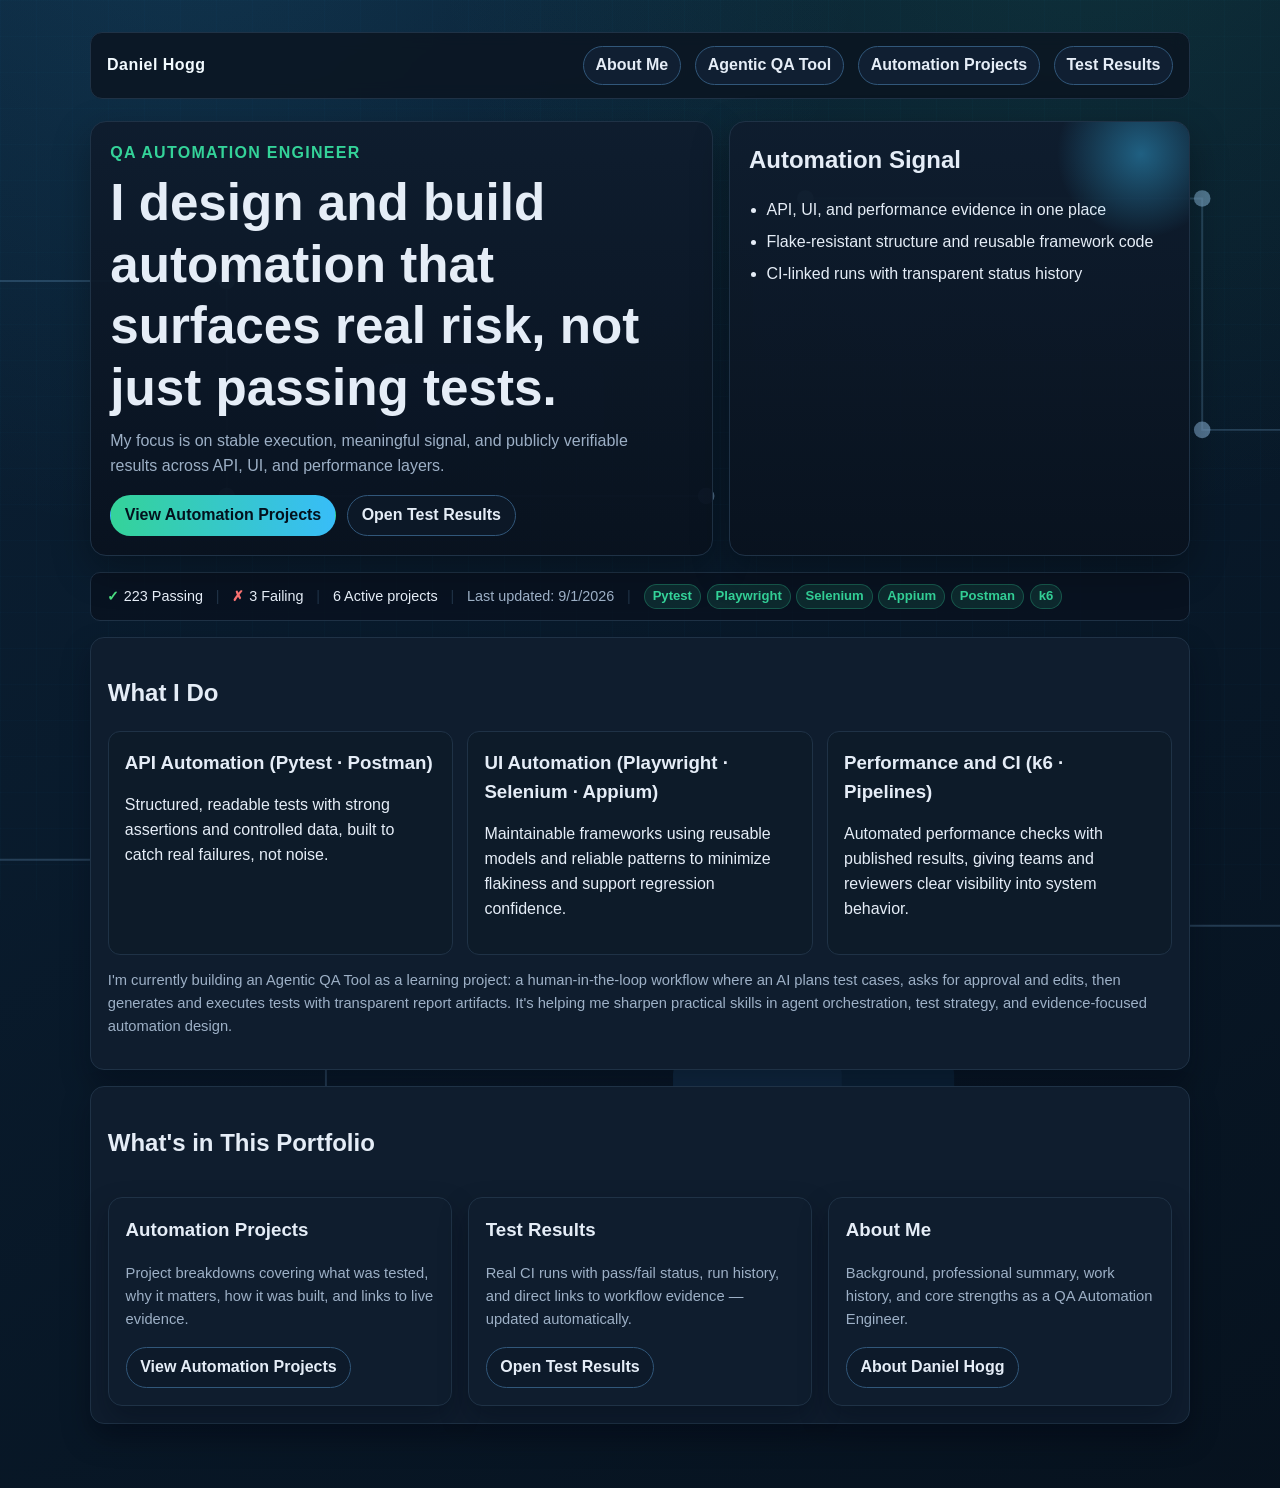
<file: index.html>
<!doctype html>
<html lang="en">
<head>
  <meta charset="utf-8">
  <meta name="viewport" content="width=device-width, initial-scale=1">
  <title>Daniel Hogg | QA Automation Portfolio</title>
  <link rel="stylesheet" href="assets/styles.css">
</head>
<body>
  <div class="bg-grid" aria-hidden="true"></div>
  <main class="shell">
    <nav class="top-nav" aria-label="Primary">
      <a class="brand" href="index.html">Daniel Hogg</a>
      <div class="top-nav-links">
        <a href="about.html">About Me</a>
        <a href="agentic-qa-tool.html">Agentic QA Tool</a>
        <a href="portfolio.html">Automation Projects</a>
        <a href="dashboard.html">Test Results</a>
      </div>
    </nav>

    <header class="hero hero-home">
      <div class="hero-copy">
        <p class="kicker">QA Automation Engineer</p>
        <h1>I design and build automation that surfaces real risk, not just passing tests.</h1>
        <p class="lede">
          My focus is on stable execution, meaningful signal, and publicly verifiable results
          across API, UI, and performance layers.
        </p>
        <div class="cta-row">
          <a class="btn btn-primary" href="portfolio.html">View Automation Projects</a>
          <a class="btn btn-outline" href="dashboard.html">Open Test Results</a>
        </div>
      </div>
      <aside class="hero-graphic" aria-label="QA signal panel">
        <h2>Automation Signal</h2>
        <ul>
          <li>API, UI, and performance evidence in one place</li>
          <li>Flake-resistant structure and reusable framework code</li>
          <li>CI-linked runs with transparent status history</li>
        </ul>
      </aside>
    </header>

    <div id="proof-strip" class="proof-strip" aria-label="Live automation summary"></div>

    <section class="panel">
      <h2>What I Do</h2>
      <div class="highlights">
        <article class="highlight-card">
          <h3>API Automation (Pytest · Postman)</h3>
          <p>Structured, readable tests with strong assertions and controlled data, built to catch real failures, not noise.</p>
        </article>
        <article class="highlight-card">
          <h3>UI Automation (Playwright · Selenium · Appium)</h3>
          <p>Maintainable frameworks using reusable models and reliable patterns to minimize flakiness and support regression confidence.</p>
        </article>
        <article class="highlight-card">
          <h3>Performance and CI (k6 · Pipelines)</h3>
          <p>Automated performance checks with published results, giving teams and reviewers clear visibility into system behavior.</p>
        </article>
      </div>
      <p class="muted">
        I'm currently building an Agentic QA Tool as a learning project: a human-in-the-loop workflow
        where an AI plans test cases, asks for approval and edits, then generates and executes tests with
        transparent report artifacts. It's helping me sharpen practical skills in agent orchestration,
        test strategy, and evidence-focused automation design.
      </p>
    </section>

    <section class="panel">
      <h2>What's in This Portfolio</h2>
      <div class="cards">
        <article class="card">
          <h3>Automation Projects</h3>
          <p class="muted">Project breakdowns covering what was tested, why it matters, how it was built, and links to live evidence.</p>
          <div class="link-row">
            <a href="portfolio.html">View Automation Projects</a>
          </div>
        </article>
        <article class="card">
          <h3>Test Results</h3>
          <p class="muted">Real CI runs with pass/fail status, run history, and direct links to workflow evidence — updated automatically.</p>
          <div class="link-row">
            <a href="dashboard.html">Open Test Results</a>
          </div>
        </article>
        <article class="card">
          <h3>About Me</h3>
          <p class="muted">Background, professional summary, work history, and core strengths as a QA Automation Engineer.</p>
          <div class="link-row">
            <a href="about.html">About Daniel Hogg</a>
          </div>
        </article>
      </div>
    </section>
  </main>
  <script src="assets/app.js"></script>
</body>
</html>
</file>
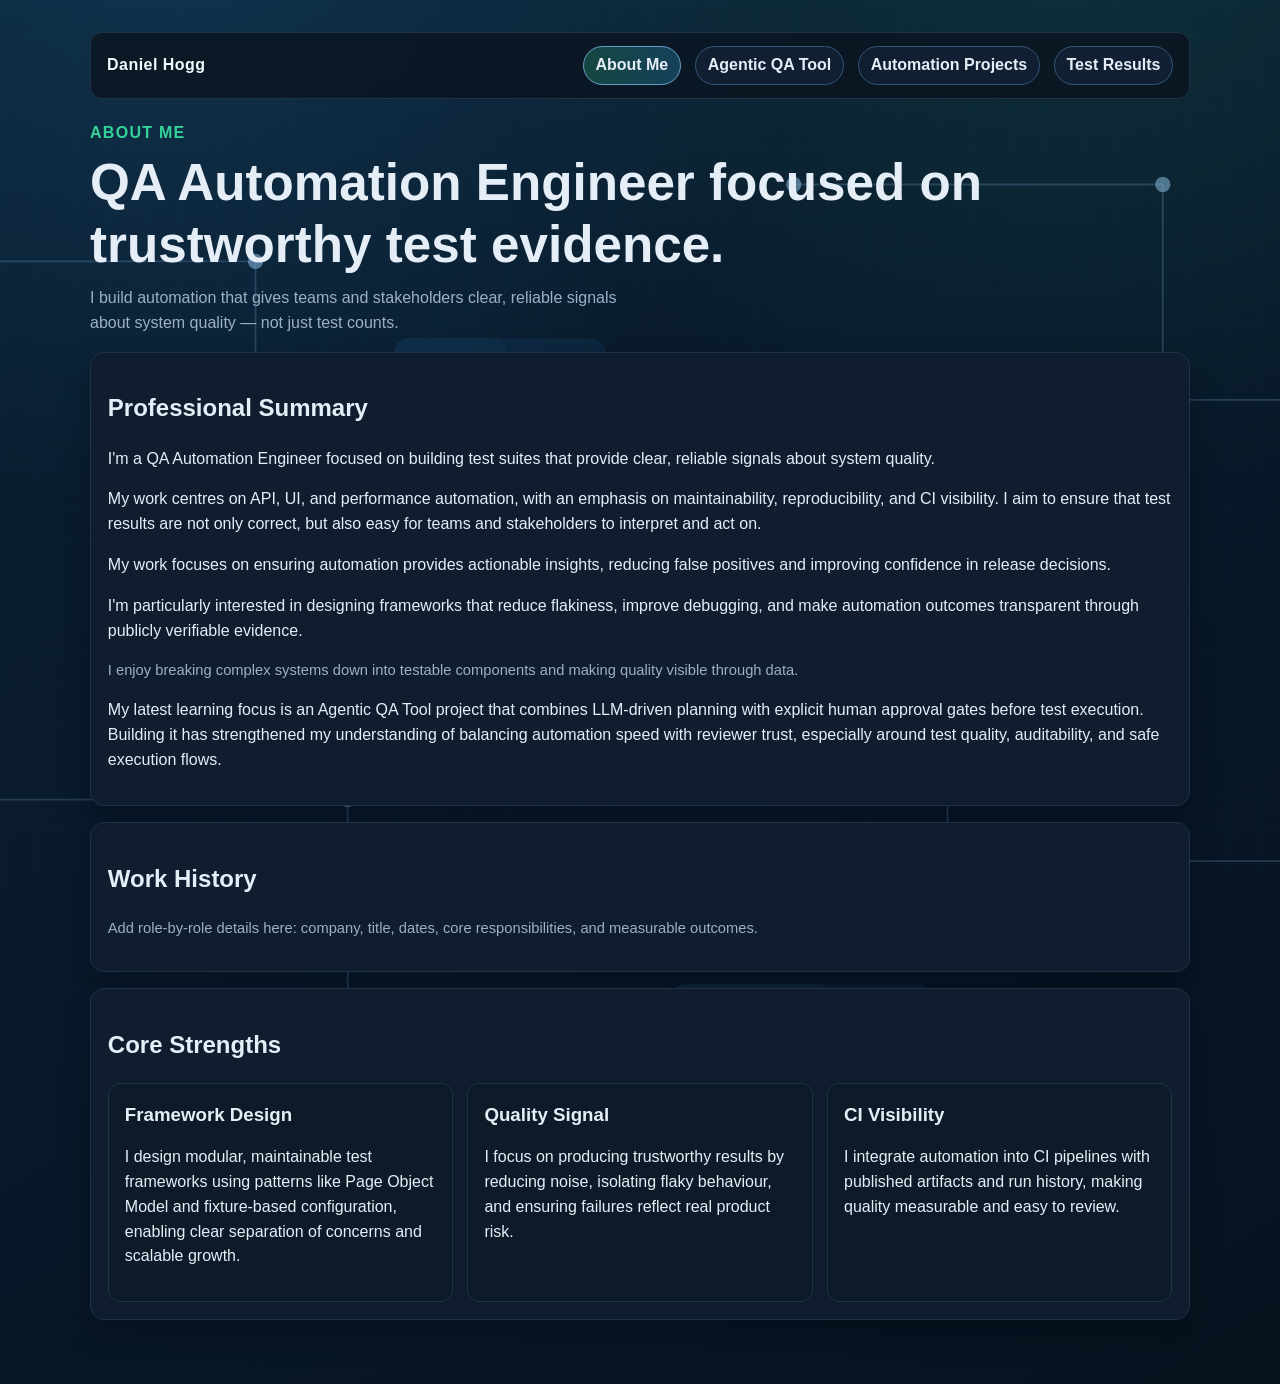
<file: about.html>
<!doctype html>
<html lang="en">
<head>
  <meta charset="utf-8">
  <meta name="viewport" content="width=device-width, initial-scale=1">
  <title>About Me | Daniel Hogg</title>
  <link rel="stylesheet" href="assets/styles.css">
</head>
<body>
  <div class="bg-grid" aria-hidden="true"></div>
  <main class="shell">
    <nav class="top-nav" aria-label="Primary">
      <a class="brand" href="index.html">Daniel Hogg</a>
      <div class="top-nav-links">
        <a href="about.html" aria-current="page">About Me</a>
        <a href="agentic-qa-tool.html">Agentic QA Tool</a>
        <a href="portfolio.html">Automation Projects</a>
        <a href="dashboard.html">Test Results</a>
      </div>
    </nav>

    <header class="hero">
      <p class="kicker">About Me</p>
      <h1>QA Automation Engineer focused on trustworthy test evidence.</h1>
      <p class="lede">
        I build automation that gives teams and stakeholders clear, reliable signals about system quality —
        not just test counts.
      </p>
    </header>

    <section class="panel">
      <h2>Professional Summary</h2>
      <p>I'm a QA Automation Engineer focused on building test suites that provide clear, reliable signals about system quality.</p>
      <p>My work centres on API, UI, and performance automation, with an emphasis on maintainability, reproducibility, and CI visibility. I aim to ensure that test results are not only correct, but also easy for teams and stakeholders to interpret and act on.</p>
      <p>My work focuses on ensuring automation provides actionable insights, reducing false positives and improving confidence in release decisions.</p>
      <p>I'm particularly interested in designing frameworks that reduce flakiness, improve debugging, and make automation outcomes transparent through publicly verifiable evidence.</p>
      <p class="muted">I enjoy breaking complex systems down into testable components and making quality visible through data.</p>
      <p>
        My latest learning focus is an Agentic QA Tool project that combines LLM-driven planning with
        explicit human approval gates before test execution. Building it has strengthened my understanding
        of balancing automation speed with reviewer trust, especially around test quality, auditability,
        and safe execution flows.
      </p>
    </section>

    <section class="panel">
      <h2>Work History</h2>
      <p class="muted">Add role-by-role details here: company, title, dates, core responsibilities, and measurable outcomes.</p>
    </section>

    <section class="panel">
      <h2>Core Strengths</h2>
      <div class="highlights">
        <article class="highlight-card">
          <h3>Framework Design</h3>
          <p>I design modular, maintainable test frameworks using patterns like Page Object Model and fixture-based configuration, enabling clear separation of concerns and scalable growth.</p>
        </article>
        <article class="highlight-card">
          <h3>Quality Signal</h3>
          <p>I focus on producing trustworthy results by reducing noise, isolating flaky behaviour, and ensuring failures reflect real product risk.</p>
        </article>
        <article class="highlight-card">
          <h3>CI Visibility</h3>
          <p>I integrate automation into CI pipelines with published artifacts and run history, making quality measurable and easy to review.</p>
        </article>
      </div>
    </section>
  </main>
</body>
</html>
</file>
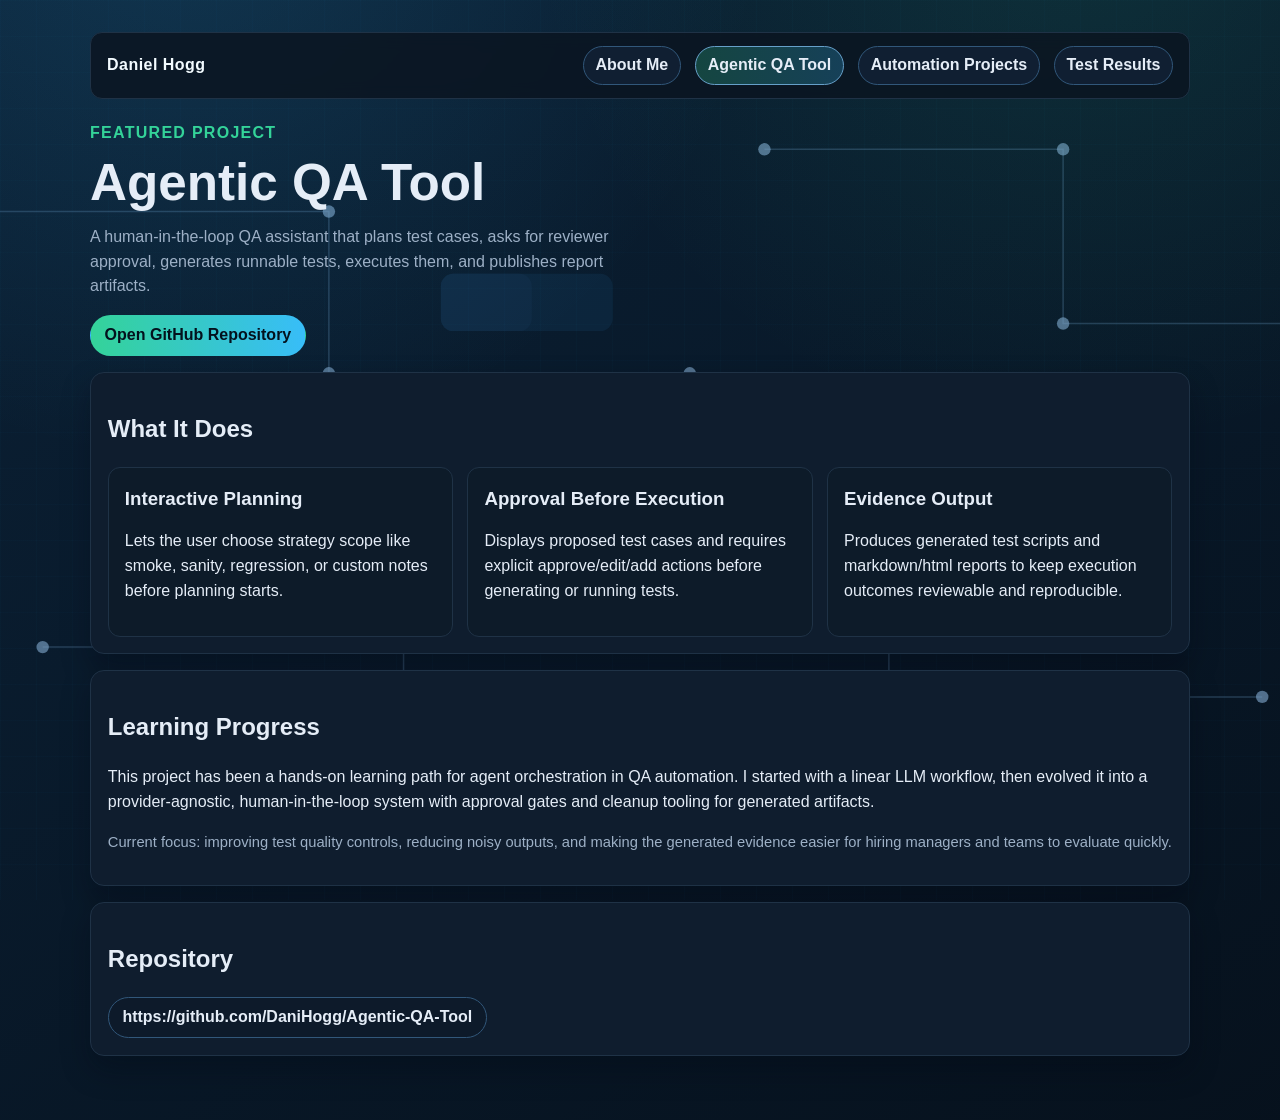
<file: agentic-qa-tool.html>
<!doctype html>
<html lang="en">
<head>
  <meta charset="utf-8">
  <meta name="viewport" content="width=device-width, initial-scale=1">
  <title>Agentic QA Tool | Daniel Hogg</title>
  <link rel="stylesheet" href="assets/styles.css">
</head>
<body>
  <div class="bg-grid" aria-hidden="true"></div>
  <main class="shell">
    <nav class="top-nav" aria-label="Primary">
      <a class="brand" href="index.html">Daniel Hogg</a>
      <div class="top-nav-links">
        <a href="about.html">About Me</a>
        <a href="agentic-qa-tool.html" aria-current="page">Agentic QA Tool</a>
        <a href="portfolio.html">Automation Projects</a>
        <a href="dashboard.html">Test Results</a>
      </div>
    </nav>

    <header class="hero">
      <p class="kicker">Featured Project</p>
      <h1>Agentic QA Tool</h1>
      <p class="lede">
        A human-in-the-loop QA assistant that plans test cases, asks for reviewer approval,
        generates runnable tests, executes them, and publishes report artifacts.
      </p>
      <div class="cta-row">
        <a class="btn btn-primary" href="https://github.com/DaniHogg/Agentic-QA-Tool" target="_blank" rel="noopener noreferrer">Open GitHub Repository</a>
      </div>
    </header>

    <section class="panel">
      <h2>What It Does</h2>
      <div class="highlights">
        <article class="highlight-card">
          <h3>Interactive Planning</h3>
          <p>Lets the user choose strategy scope like smoke, sanity, regression, or custom notes before planning starts.</p>
        </article>
        <article class="highlight-card">
          <h3>Approval Before Execution</h3>
          <p>Displays proposed test cases and requires explicit approve/edit/add actions before generating or running tests.</p>
        </article>
        <article class="highlight-card">
          <h3>Evidence Output</h3>
          <p>Produces generated test scripts and markdown/html reports to keep execution outcomes reviewable and reproducible.</p>
        </article>
      </div>
    </section>

    <section class="panel">
      <h2>Learning Progress</h2>
      <p>
        This project has been a hands-on learning path for agent orchestration in QA automation. I started with
        a linear LLM workflow, then evolved it into a provider-agnostic, human-in-the-loop system with approval
        gates and cleanup tooling for generated artifacts.
      </p>
      <p class="muted">
        Current focus: improving test quality controls, reducing noisy outputs, and making the generated evidence
        easier for hiring managers and teams to evaluate quickly.
      </p>
    </section>

    <section class="panel">
      <h2>Repository</h2>
      <div class="link-row">
        <a href="https://github.com/DaniHogg/Agentic-QA-Tool" target="_blank" rel="noopener noreferrer">https://github.com/DaniHogg/Agentic-QA-Tool</a>
      </div>
    </section>
  </main>
</body>
</html>
</file>
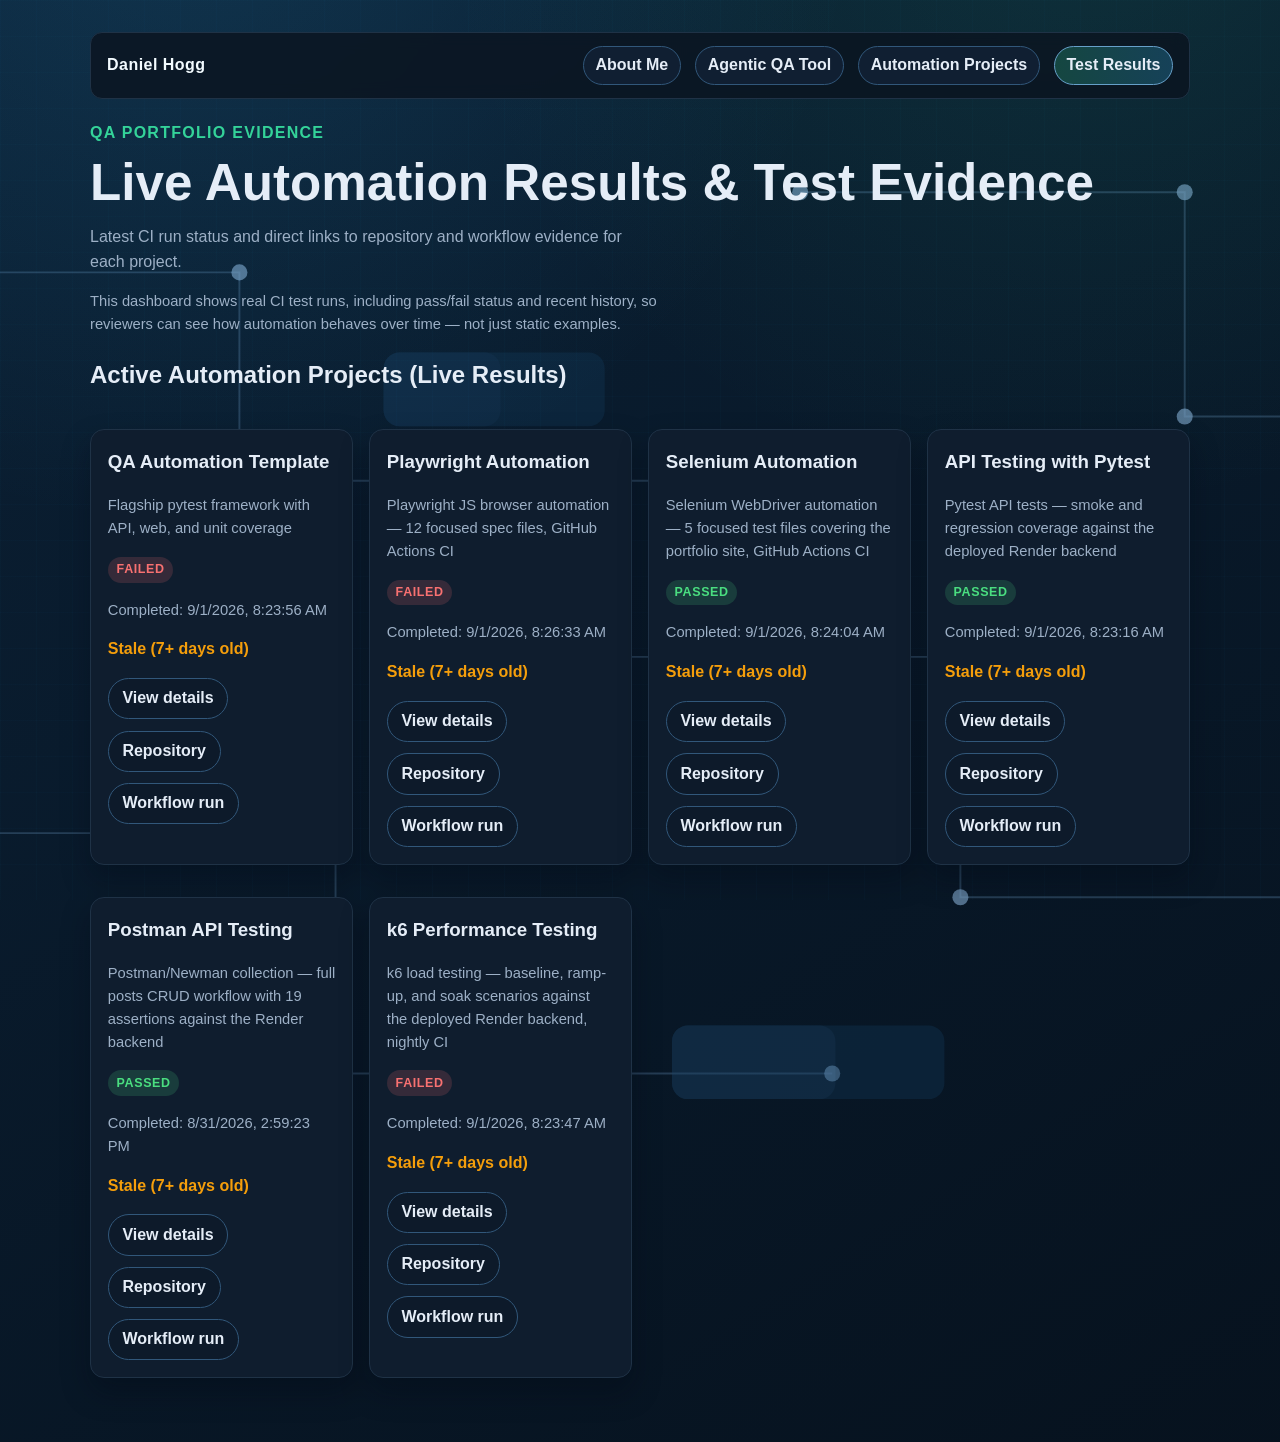
<file: dashboard.html>
<!doctype html>
<html lang="en">
<head>
  <meta charset="utf-8">
  <meta name="viewport" content="width=device-width, initial-scale=1">
  <title>Live Automation Results & Test Evidence | Daniel Hogg</title>
  <link rel="stylesheet" href="assets/styles.css">
</head>
<body>
  <div class="bg-grid"></div>
  <main class="shell">
    <nav class="top-nav" aria-label="Primary">
      <a class="brand" href="index.html">Daniel Hogg</a>
      <div class="top-nav-links">
        <a href="about.html">About Me</a>
        <a href="agentic-qa-tool.html">Agentic QA Tool</a>
        <a href="portfolio.html">Automation Projects</a>
        <a href="dashboard.html" aria-current="page">Test Results</a>
      </div>
    </nav>
    <header class="hero">
      <p class="kicker">QA Portfolio Evidence</p>
      <h1>Live Automation Results &amp; Test Evidence</h1>
      <p class="lede">Latest CI run status and direct links to repository and workflow evidence for each project.</p>
      <p class="dashboard-context">This dashboard shows real CI test runs, including pass/fail status and recent history, so reviewers can see how automation behaves over time — not just static examples.</p>
    </header>

    <section>
      <h2>Active Automation Projects (Live Results)</h2>
      <div id="project-cards" class="cards"></div>
    </section>
  </main>
  <script src="assets/app.js"></script>
</body>
</html>
</file>
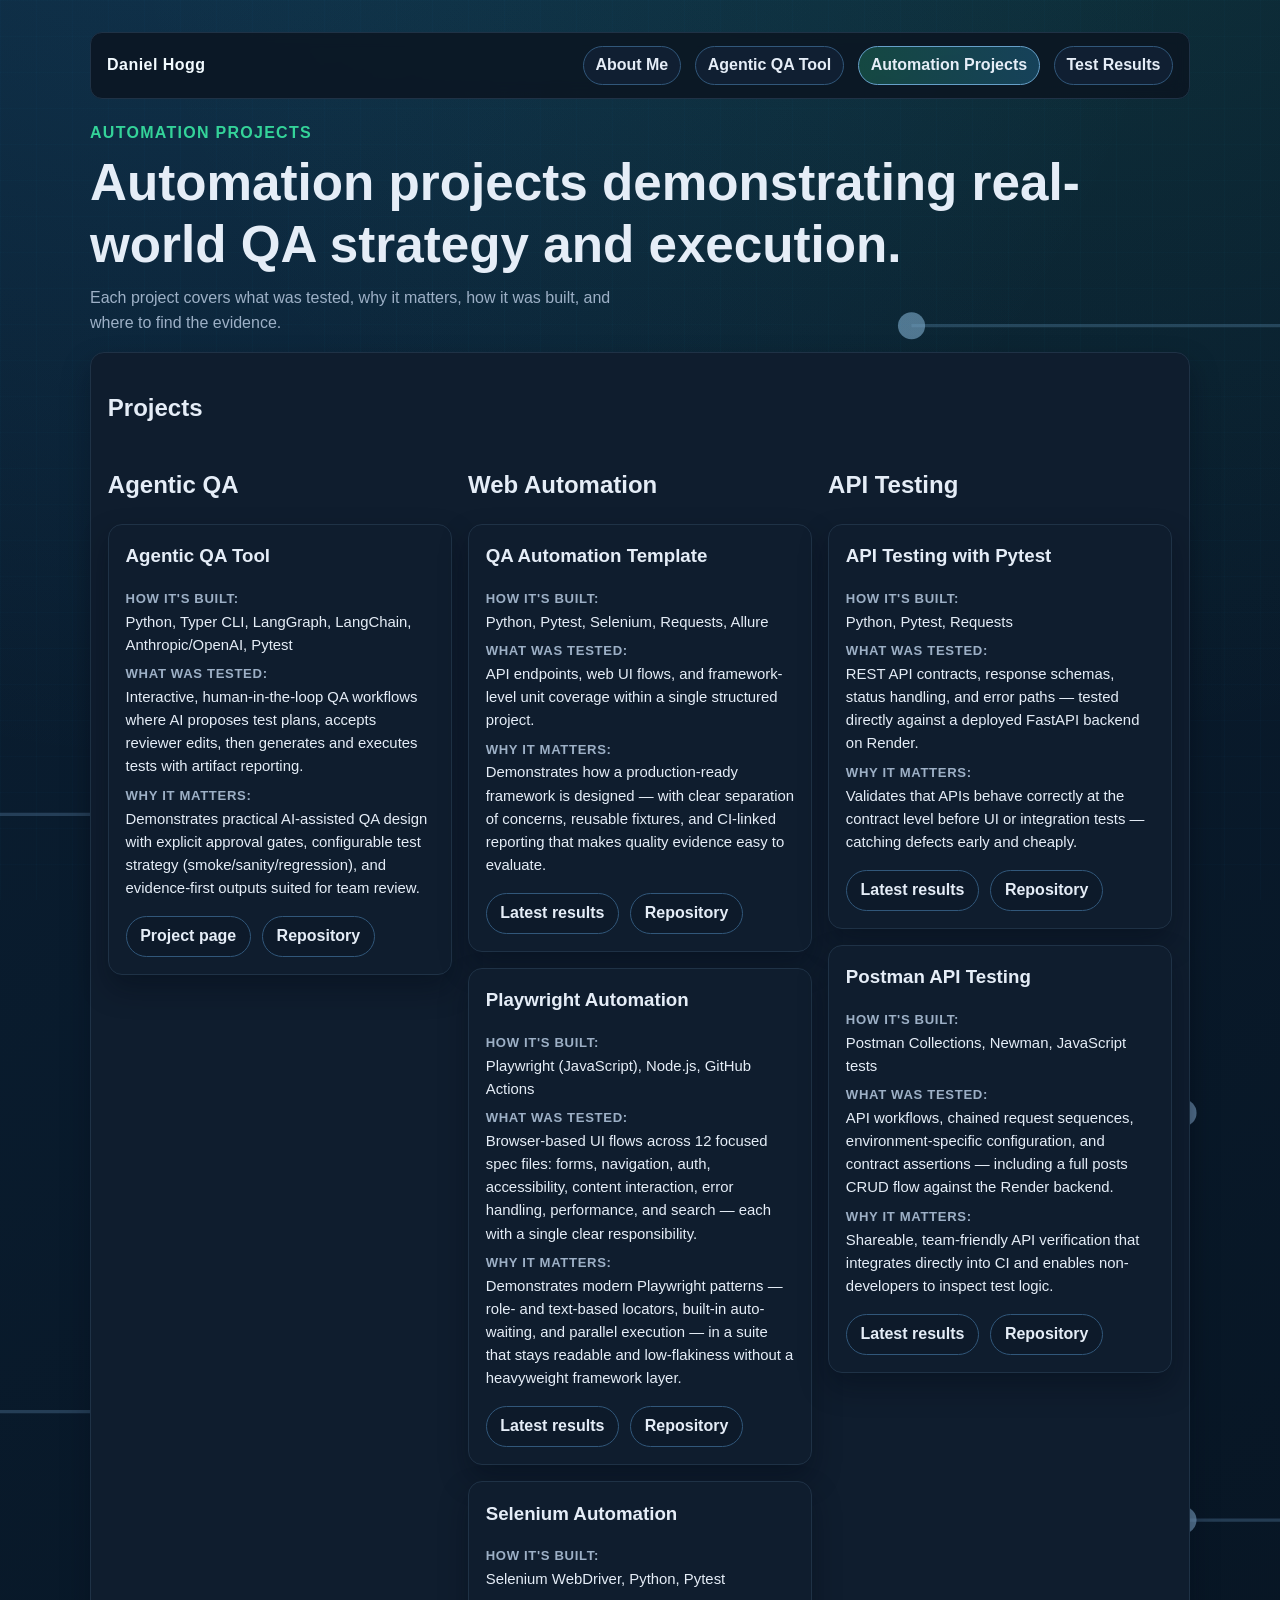
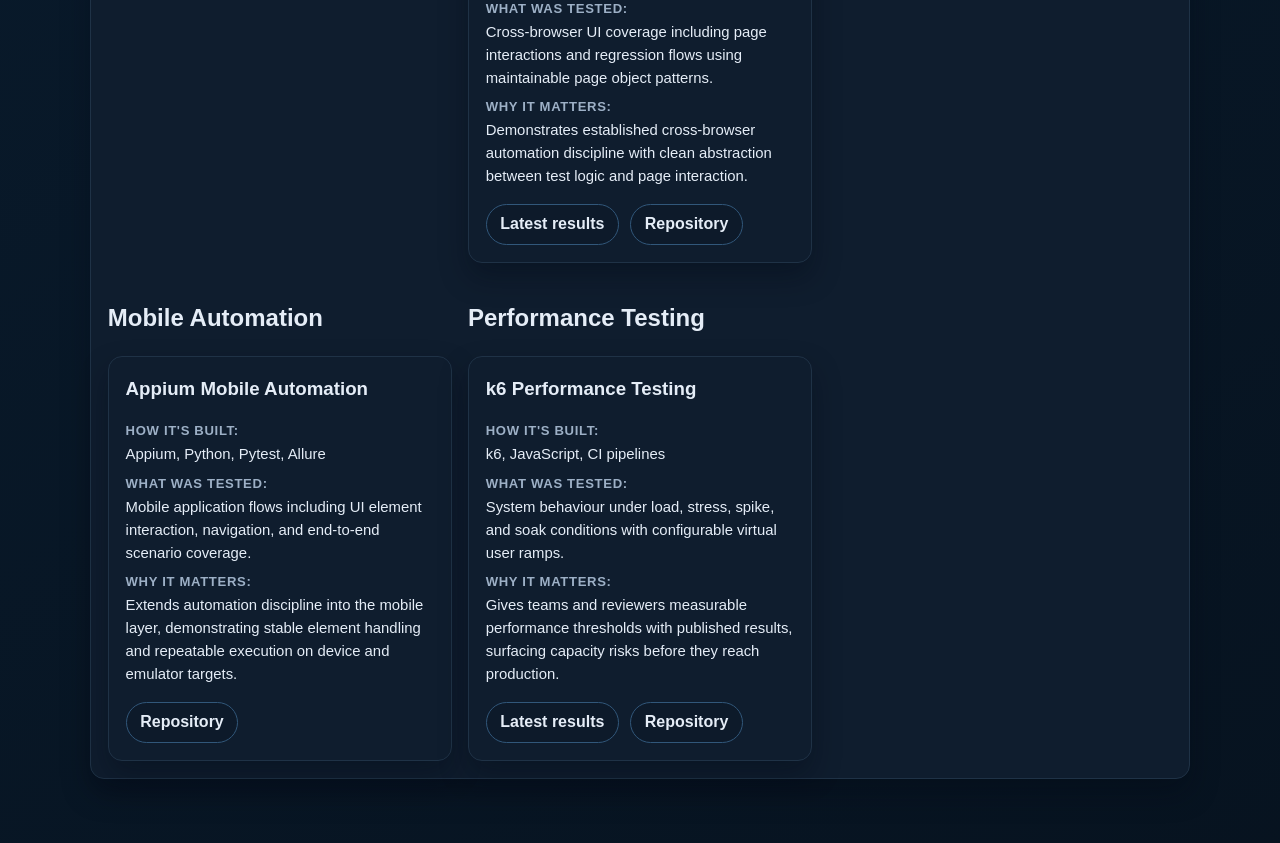
<file: portfolio.html>
<!doctype html>
<html lang="en">
<head>
  <meta charset="utf-8">
  <meta name="viewport" content="width=device-width, initial-scale=1">
  <title>Automation Projects | Daniel Hogg</title>
  <link rel="stylesheet" href="assets/styles.css">
</head>
<body>
  <div class="bg-grid" aria-hidden="true"></div>
  <main class="shell">
    <nav class="top-nav" aria-label="Primary">
      <a class="brand" href="index.html">Daniel Hogg</a>
      <div class="top-nav-links">
        <a href="about.html">About Me</a>
        <a href="agentic-qa-tool.html">Agentic QA Tool</a>
        <a href="portfolio.html" aria-current="page">Automation Projects</a>
        <a href="dashboard.html">Test Results</a>
      </div>
    </nav>

    <header class="hero">
      <p class="kicker">Automation Projects</p>
      <h1>Automation projects demonstrating real-world QA strategy and execution.</h1>
      <p class="lede">Each project covers what was tested, why it matters, how it was built, and where to find the evidence.</p>
    </header>

    <section class="panel">
      <h2>Projects</h2>
      <div id="portfolio-cards" class="cards"></div>
    </section>
  </main>
  <script src="assets/app.js"></script>
</body>
</html>
</file>
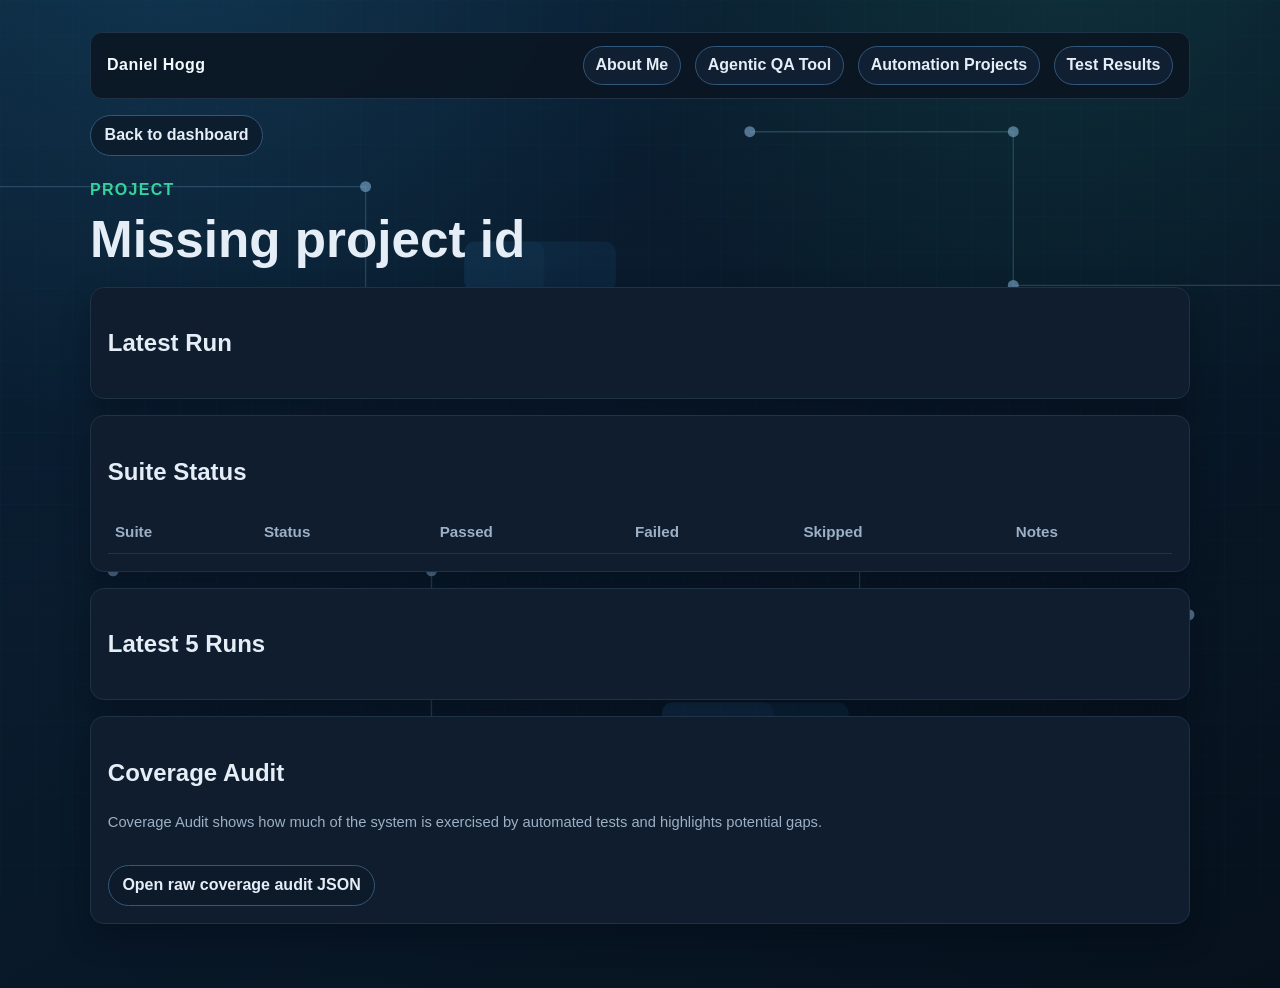
<file: project.html>
<!doctype html>
<html lang="en">
<head>
  <meta charset="utf-8">
  <meta name="viewport" content="width=device-width, initial-scale=1">
  <title>Project Details</title>
  <link rel="stylesheet" href="assets/styles.css">
</head>
<body>
  <div class="bg-grid"></div>
  <main class="shell">
    <nav class="top-nav" aria-label="Primary">
      <a class="brand" href="index.html">Daniel Hogg</a>
      <div class="top-nav-links">
        <a href="about.html">About Me</a>
        <a href="agentic-qa-tool.html">Agentic QA Tool</a>
        <a href="portfolio.html">Automation Projects</a>
        <a href="dashboard.html">Test Results</a>
      </div>
    </nav>
    <div class="link-row">
      <a class="back-link" href="dashboard.html">Back to dashboard</a>
    </div>
    <header class="hero">
      <p id="project-kicker" class="kicker">Project</p>
      <h1 id="project-title">Loading...</h1>
      <p id="project-summary" class="lede"></p>
      <div id="project-context" class="project-context panel" hidden>
        <p><strong>This project demonstrates:</strong></p>
        <ul id="project-context-list"></ul>
      </div>
    </header>

    <section class="panel">
      <h2>Latest Run</h2>
      <div id="latest-meta" class="meta-grid"></div>
    </section>

    <section class="panel">
      <h2>Suite Status</h2>
      <table class="suite-table">
        <thead>
          <tr>
            <th>Suite</th>
            <th>Status</th>
            <th>Passed</th>
            <th>Failed</th>
            <th>Skipped</th>
            <th>Notes</th>
          </tr>
        </thead>
        <tbody id="suite-rows"></tbody>
      </table>
    </section>

    <section class="panel">
      <h2>Latest 5 Runs</h2>
      <ul id="history-list" class="history-list"></ul>
    </section>

    <section class="panel">
      <h2>Coverage Audit</h2>
      <p class="muted">Coverage Audit shows how much of the system is exercised by automated tests and highlights potential gaps.</p>
      <div id="coverage-summary" class="meta-grid"></div>
      <div class="link-row">
        <a id="coverage-link" href="#">Open raw coverage audit JSON</a>
      </div>
    </section>
  </main>
  <script src="assets/app.js"></script>
</body>
</html>
</file>
<file: assets/styles.css>
:root {
  --bg: #070d14;
  --bg-soft: #0d1724;
  --ink: #e5edf7;
  --muted: #9db0c6;
  --accent: #34d399;
  --accent-2: #38bdf8;
  --line: #1f3246;
  --card: #0f1d2e;
  --danger: #f87171;
  --ok: #4ade80;
  --warn: #f59e0b;
}

* { box-sizing: border-box; }

body {
  margin: 0;
  color: var(--ink);
  background: radial-gradient(circle at 15% -10%, rgba(56, 189, 248, 0.14), transparent 35%),
              radial-gradient(circle at 85% -10%, rgba(52, 211, 153, 0.12), transparent 34%),
              url("qa-bg.svg") center top / cover no-repeat,
              var(--bg);
  font-family: "Segoe UI Variable", "Trebuchet MS", "Tahoma", sans-serif;
  min-height: 100vh;
  line-height: 1.55;
}

.bg-grid {
  position: fixed;
  inset: 0;
  pointer-events: none;
  background-image: linear-gradient(to right, rgba(56, 189, 248, 0.07) 1px, transparent 1px),
                    linear-gradient(to bottom, rgba(56, 189, 248, 0.06) 1px, transparent 1px);
  background-size: 36px 36px;
  opacity: 0.35;
}

.shell {
  width: min(1100px, 92vw);
  margin: 0 auto;
  padding: 2rem 0 4rem;
  position: relative;
  z-index: 1;
}

.top-nav {
  display: flex;
  justify-content: space-between;
  align-items: center;
  gap: 1rem;
  padding: 0.8rem 1rem;
  border: 1px solid var(--line);
  border-radius: 12px;
  background: rgba(11, 21, 33, 0.84);
  backdrop-filter: blur(8px);
}

.brand {
  color: #f3fbff;
  font-weight: 800;
  text-decoration: none;
  letter-spacing: 0.03em;
}

.top-nav-links {
  display: flex;
  flex-wrap: wrap;
  gap: 0.9rem;
}

.top-nav-links a {
  color: var(--ink);
  text-decoration: none;
  font-weight: 600;
  border: 1px solid #31577a;
  background: rgba(17, 33, 51, 0.9);
  border-radius: 999px;
  padding: 0.38rem 0.72rem;
  display: inline-flex;
  align-items: center;
}

.top-nav-links a:hover,
.top-nav-links a:focus-visible {
  color: #ffffff;
  border-color: #66a0c9;
  background: rgba(27, 52, 77, 0.95);
}

.top-nav-links a[aria-current="page"] {
  border-color: #66a0c9;
  background: linear-gradient(90deg, rgba(52, 211, 153, 0.25), rgba(56, 189, 248, 0.25));
}

.hero h1 {
  margin: 0.4rem 0 0;
  font-size: clamp(2rem, 4vw, 3.25rem);
  line-height: 1.2;
}

.hero {
  margin-top: 1.4rem;
}

.hero-home {
  display: grid;
  grid-template-columns: 1.35fr 1fr;
  gap: 1rem;
  align-items: stretch;
}

.hero-copy,
.hero-graphic {
  border: 1px solid var(--line);
  border-radius: 16px;
  background: linear-gradient(180deg, rgba(15, 29, 46, 0.96), rgba(9, 18, 31, 0.96));
  box-shadow: 0 14px 38px rgba(0, 0, 0, 0.3);
  padding: 1.2rem;
}

.hero-graphic {
  position: relative;
  overflow: hidden;
}

.hero-graphic::before {
  content: "";
  position: absolute;
  right: -42px;
  top: -58px;
  width: 180px;
  height: 180px;
  background: radial-gradient(circle, rgba(56, 189, 248, 0.42), transparent 66%);
}

.hero-graphic h2 {
  margin-top: 0;
}

.hero-graphic ul {
  margin: 0;
  padding-left: 1.1rem;
}

.hero-graphic li {
  margin-bottom: 0.45rem;
}

.kicker {
  color: var(--accent);
  text-transform: uppercase;
  letter-spacing: 0.08em;
  font-weight: 700;
  margin: 0;
}

.lede {
  margin-top: 0.7rem;
  max-width: 60ch;
  color: var(--muted);
}

.cards {
  display: grid;
  grid-template-columns: repeat(auto-fit, minmax(260px, 1fr));
  gap: 1rem;
}

.highlights {
  display: grid;
  grid-template-columns: repeat(auto-fit, minmax(220px, 1fr));
  gap: 0.9rem;
}

.highlight-card {
  border: 1px solid var(--line);
  border-radius: 12px;
  background: rgba(14, 27, 42, 0.9);
  padding: 1rem;
}

.highlight-card h3 {
  margin-top: 0;
  margin-bottom: 0.4rem;
}

.card, .panel {
  background: var(--card);
  border: 1px solid var(--line);
  border-radius: 14px;
  padding: 1.05rem;
  box-shadow: 0 14px 28px rgba(2, 10, 20, 0.35);
  margin-top: 1rem;
}

.card h3 {
  margin-top: 0;
}

.status {
  display: inline-block;
  padding: 0.2rem 0.55rem;
  border-radius: 999px;
  font-size: 0.78rem;
  font-weight: 700;
  text-transform: uppercase;
  letter-spacing: 0.05em;
}

.status.passed { background: rgba(74, 222, 128, 0.16); color: var(--ok); }
.status.failed { background: rgba(248, 113, 113, 0.16); color: var(--danger); }
.status.skipped, .status.not-run, .status.partial { background: rgba(245, 158, 11, 0.16); color: var(--warn); }

.muted { color: var(--muted); font-size: 0.92rem; }

.stale {
  color: var(--warn);
  font-weight: 700;
}

.cta-row,
.link-row {
  display: flex;
  flex-wrap: wrap;
  gap: 0.7rem;
  margin-top: 1rem;
}

.btn,
.link-row a,
.back-link {
  display: inline-flex;
  align-items: center;
  justify-content: center;
  min-height: 2.2rem;
  border-radius: 999px;
  border: 1px solid transparent;
  padding: 0.45rem 0.85rem;
  text-decoration: none;
  font-weight: 700;
  transition: transform 0.18s ease, border-color 0.18s ease, background-color 0.18s ease;
}

.btn-primary {
  color: #03111d;
  background: linear-gradient(90deg, var(--accent), var(--accent-2));
}

.btn-outline,
.link-row a,
.back-link {
  color: var(--ink);
  border-color: #31577a;
  background: rgba(14, 26, 41, 0.78);
}

.btn:hover,
.btn:focus-visible,
.link-row a:hover,
.link-row a:focus-visible,
.back-link:hover,
.back-link:focus-visible {
  transform: translateY(-1px);
  border-color: #5a88b1;
}

.meta-grid {
  display: grid;
  grid-template-columns: repeat(auto-fit, minmax(220px, 1fr));
  gap: 0.8rem;
}

.meta-value {
  display: inline-block;
  max-width: 100%;
  overflow-wrap: anywhere;
  word-break: break-word;
}

.meta-value-commit {
  font-size: clamp(0.72rem, 1.5vw, 0.9rem);
  line-height: 1.35;
}

.suite-table {
  width: 100%;
  border-collapse: collapse;
}

.suite-table th, .suite-table td {
  border-bottom: 1px solid var(--line);
  text-align: left;
  padding: 0.6rem 0.45rem;
  font-size: 0.95rem;
  vertical-align: top;
}

.suite-table th {
  color: var(--muted);
  font-weight: 700;
}

.history-list {
  list-style: none;
  padding: 0;
  margin: 0;
}

.history-list li {
  border-bottom: 1px solid var(--line);
  padding: 0.6rem 0;
  display: flex;
  justify-content: space-between;
  gap: 0.8rem;
  align-items: center;
}

@media (max-width: 700px) {
  .top-nav {
    flex-direction: column;
    align-items: flex-start;
  }

  .hero-home {
    grid-template-columns: 1fr;
  }

  .suite-table { font-size: 0.86rem; display: block; overflow-x: auto; }

  .proof-strip { flex-direction: column; gap: 0.3rem; }
  .strip-sep { display: none; }
}

/* ── Proof strip ─────────────────────────────── */
.proof-strip {
  display: flex;
  flex-wrap: wrap;
  align-items: center;
  gap: 0.5rem 0.8rem;
  margin-top: 1rem;
  padding: 0.65rem 1rem;
  border: 1px solid var(--line);
  border-radius: 10px;
  background: rgba(9, 18, 31, 0.82);
  font-size: 0.9rem;
}

.strip-item { display: flex; align-items: center; gap: 0.3rem; }
.strip-sep  { color: var(--line); }
.strip-muted { color: var(--muted); }
.strip-ok   { color: var(--ok);   font-weight: 700; }
.strip-fail { color: var(--danger); font-weight: 700; }

.strip-tools { display: flex; flex-wrap: wrap; gap: 0.35rem; }

.tool-chip {
  background: rgba(52, 211, 153, 0.12);
  color: var(--accent);
  border: 1px solid rgba(52, 211, 153, 0.28);
  border-radius: 999px;
  padding: 0.1rem 0.5rem;
  font-size: 0.82rem;
  font-weight: 600;
}

/* ── Portfolio card fields ───────────────────── */
.field-label {
  color: var(--muted);
  font-weight: 600;
  font-size: 0.82rem;
  text-transform: uppercase;
  letter-spacing: 0.05em;
  display: block;
  margin-bottom: 0.1rem;
}

.portfolio-field {
  margin: 0.45rem 0;
  font-size: 0.93rem;

/* ── Portfolio category grouping ─────────────── */
.portfolio-category {
  margin-top: 2rem;
}

.category-heading {
  font-size: 1.05rem;
  font-weight: 600;
  letter-spacing: 0.06em;
  text-transform: uppercase;
  color: var(--muted);
  margin: 0 0 0.75rem;
  padding-bottom: 0.4rem;
  border-bottom: 1px solid var(--line);
}

.portfolio-grid {
  display: grid;
  grid-template-columns: repeat(auto-fit, minmax(480px, 1fr));
  gap: 1rem;
}

.portfolio-card {
  min-width: 0;
}
}

/* ── Dashboard context ───────────────────────── */
.dashboard-context {
  margin-top: 0.5rem;
  max-width: 72ch;
  color: var(--muted);
  font-size: 0.92rem;
}

/* ── Project context panel ───────────────────── */
.project-context {
  margin-top: 1rem;
}

.project-context ul {
  margin: 0.4rem 0 0;
  padding-left: 1.1rem;
}

.project-context li {
  margin-bottom: 0.35rem;
  font-size: 0.95rem;
}
</file>
